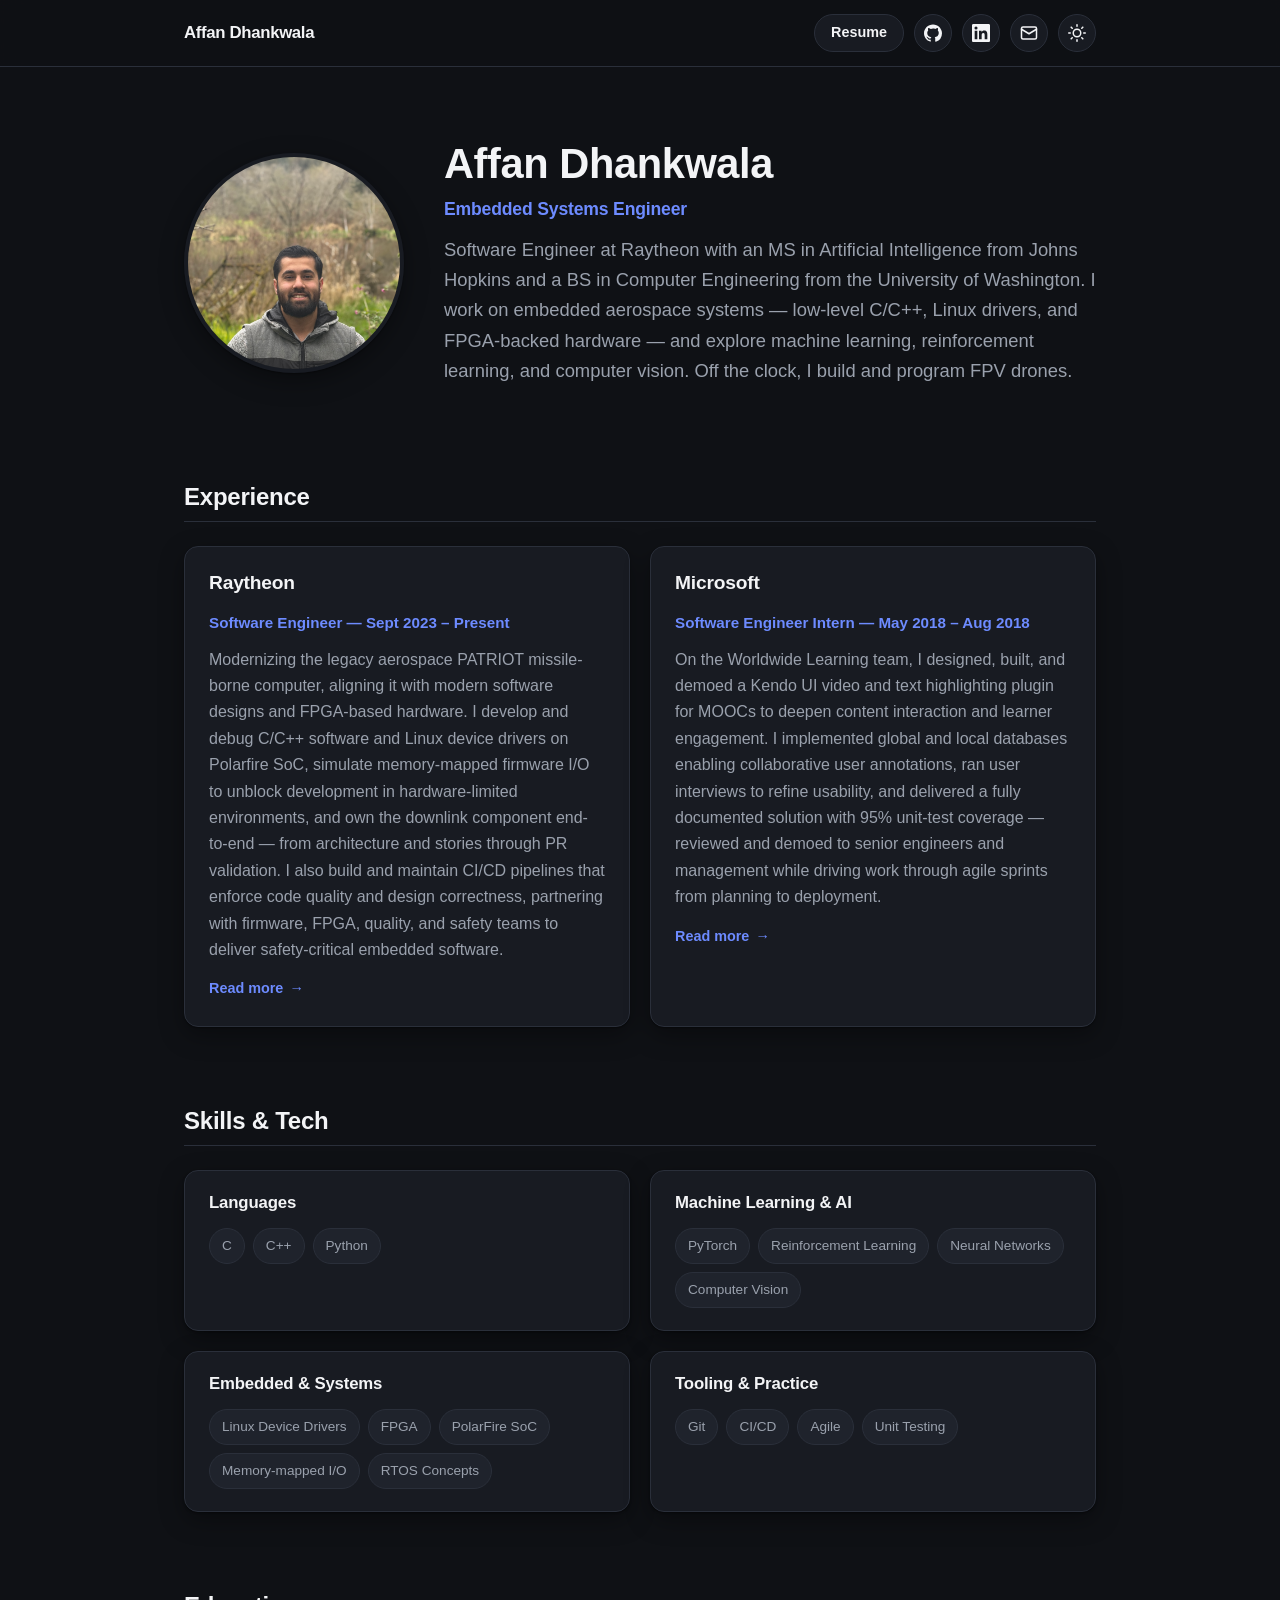
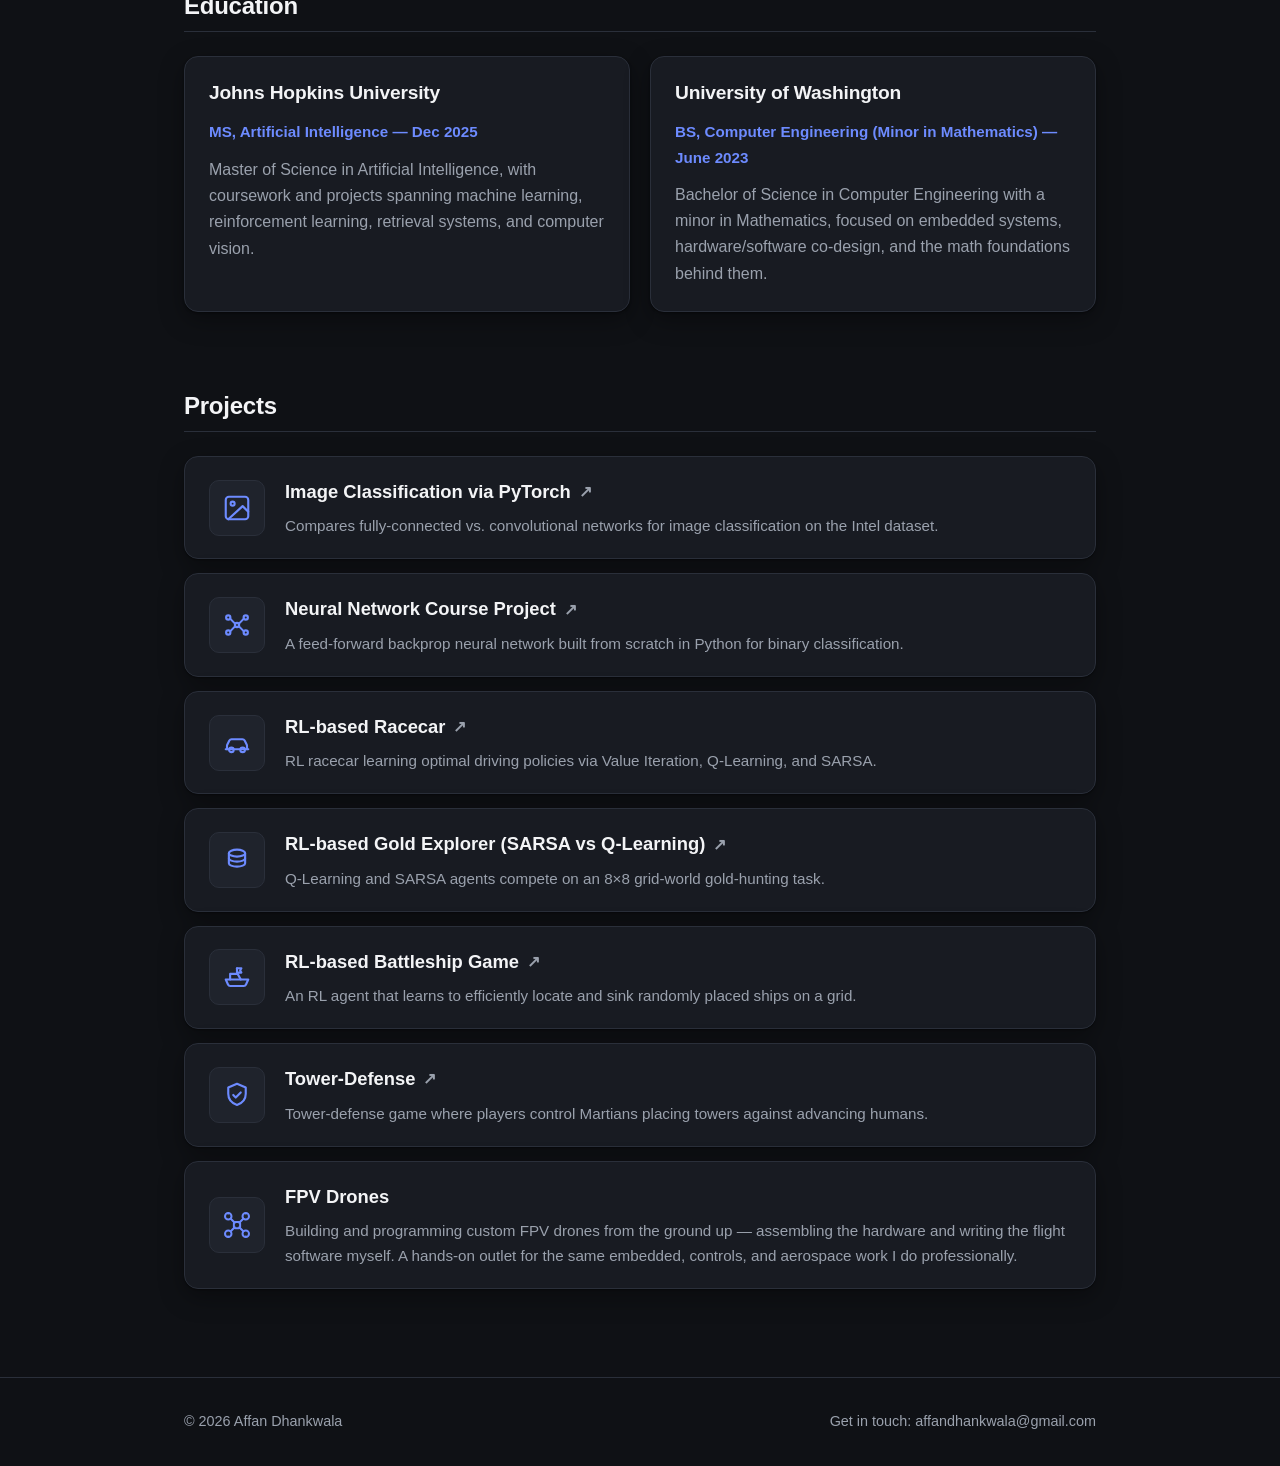
<file: index.html>
<!DOCTYPE html>
<html lang="en" data-theme="dark">
  <head>
    <meta charset="UTF-8" />
    <meta name="viewport" content="width=device-width, initial-scale=1.0" />
    <title>Affan Dhankwala</title>
    <meta
      name="description"
      content="Affan Dhankwala — software engineer at Raytheon with an MS in Artificial Intelligence from Johns Hopkins. Embedded aerospace systems, machine learning, and FPV drones."
    />
    <link rel="icon" href="photos/favicon.svg" type="image/svg+xml" />

    <!-- Open Graph / social sharing -->
    <meta property="og:type" content="website" />
    <meta property="og:title" content="Affan Dhankwala — Software Engineer" />
    <meta
      property="og:description"
      content="Software Engineer at Raytheon with an MS in Artificial Intelligence from Johns Hopkins. Embedded aerospace systems, machine learning, and FPV drones."
    />
    <meta property="og:image" content="photos/me.jpg" />
    <meta property="og:url" content="https://affandhankwala.github.io/" />
    <meta name="twitter:card" content="summary_large_image" />
    <meta name="twitter:title" content="Affan Dhankwala — Software Engineer" />
    <meta
      name="twitter:description"
      content="Software Engineer at Raytheon. Embedded aerospace systems, machine learning, and FPV drones."
    />
    <meta name="twitter:image" content="photos/me.jpg" />

    <!-- Apply saved theme before first paint to avoid a flash -->
    <script>
      (function () {
        try {
          var t = localStorage.getItem("theme");
          if (t === "dark" || t === "light")
            document.documentElement.dataset.theme = t;
        } catch (e) {}
      })();
    </script>
    <link rel="stylesheet" href="styles.css" />
  </head>
  <body>
    <header class="nav">
      <div class="nav__inner">
        <a class="nav__brand" href="index.html">Affan Dhankwala</a>
        <div class="nav__links">
          <a
            class="nav__resume"
            href="photos/Dhankwala_Affan.pdf"
            target="_blank"
            rel="noopener noreferrer"
          >
            Resume
          </a>
          <a
            class="social-link"
            href="https://github.com/affandhankwala"
            target="_blank"
            rel="noopener noreferrer"
            aria-label="GitHub profile"
            title="GitHub"
          >
            <svg viewBox="0 0 24 24" fill="currentColor" aria-hidden="true">
              <path d="M12 .5C5.37.5 0 5.78 0 12.29c0 5.21 3.44 9.63 8.21 11.19.6.11.82-.25.82-.56 0-.28-.01-1.02-.02-2-3.34.71-4.04-1.58-4.04-1.58-.55-1.37-1.33-1.74-1.33-1.74-1.09-.73.08-.72.08-.72 1.2.08 1.84 1.21 1.84 1.21 1.07 1.8 2.81 1.28 3.5.98.11-.76.42-1.28.76-1.57-2.67-.3-5.47-1.31-5.47-5.83 0-1.29.47-2.34 1.24-3.17-.12-.3-.54-1.52.12-3.17 0 0 1.01-.32 3.3 1.21a11.6 11.6 0 0 1 3-.4c1.02 0 2.05.14 3 .4 2.29-1.53 3.3-1.21 3.3-1.21.66 1.65.24 2.87.12 3.17.77.83 1.24 1.88 1.24 3.17 0 4.53-2.81 5.53-5.49 5.82.43.37.81 1.1.81 2.22 0 1.6-.01 2.9-.01 3.29 0 .31.21.68.83.56A12.01 12.01 0 0 0 24 12.29C24 5.78 18.63.5 12 .5z" />
            </svg>
          </a>
          <a
            class="social-link"
            href="https://www.linkedin.com/in/affandhankwala/"
            target="_blank"
            rel="noopener noreferrer"
            aria-label="LinkedIn profile"
            title="LinkedIn"
          >
            <svg viewBox="0 0 24 24" fill="currentColor" aria-hidden="true">
              <path d="M20.45 20.45h-3.56v-5.57c0-1.33-.02-3.04-1.85-3.04-1.85 0-2.14 1.45-2.14 2.94v5.67H9.35V9h3.41v1.56h.05c.48-.9 1.64-1.85 3.37-1.85 3.6 0 4.27 2.37 4.27 5.46v6.28zM5.34 7.43a2.07 2.07 0 1 1 0-4.14 2.07 2.07 0 0 1 0 4.14zM7.12 20.45H3.56V9h3.56v11.45zM22.22 0H1.77C.8 0 0 .78 0 1.74v20.52C0 23.22.8 24 1.77 24h20.45c.98 0 1.78-.78 1.78-1.74V1.74C24 .78 23.2 0 22.22 0z" />
            </svg>
          </a>
          <a
            class="social-link"
            href="mailto:affandhankwala@gmail.com"
            aria-label="Email Affan"
            title="Email"
          >
            <svg viewBox="0 0 24 24" fill="none" stroke="currentColor" stroke-width="2" stroke-linecap="round" stroke-linejoin="round" aria-hidden="true">
              <rect x="2" y="4" width="20" height="16" rx="2" />
              <path d="m2 7 10 6 10-6" />
            </svg>
          </a>
          <button
            class="theme-toggle"
            type="button"
            aria-pressed="true"
            aria-label="Switch to light theme"
            title="Toggle theme"
          >
            <svg class="icon-moon" viewBox="0 0 24 24" fill="none" stroke="currentColor" stroke-width="2" stroke-linecap="round" stroke-linejoin="round" aria-hidden="true">
              <path d="M21 12.79A9 9 0 1 1 11.21 3 7 7 0 0 0 21 12.79z" />
            </svg>
            <svg class="icon-sun" viewBox="0 0 24 24" fill="none" stroke="currentColor" stroke-width="2" stroke-linecap="round" stroke-linejoin="round" aria-hidden="true">
              <circle cx="12" cy="12" r="5" />
              <path d="M12 1v2M12 21v2M4.22 4.22l1.42 1.42M18.36 18.36l1.42 1.42M1 12h2M21 12h2M4.22 19.78l1.42-1.42M18.36 5.64l1.42-1.42" />
            </svg>
          </button>
        </div>
      </div>
    </header>

    <main class="container">
      <!-- Hero -->
      <section class="hero">
        <img
          class="hero__photo"
          src="photos/me.jpg"
          alt="Portrait of Affan Dhankwala"
          width="220"
          height="220"
        />
        <div>
          <h1 class="hero__name">Affan Dhankwala</h1>
          <p class="hero__role" aria-live="polite">
            <span class="hero__role-text">Embedded Systems Engineer</span>
          </p>
          <p class="hero__tagline">
            Software Engineer at Raytheon with an MS in Artificial Intelligence
            from Johns Hopkins and a BS in Computer Engineering from the
            University of Washington. I work on embedded aerospace systems —
            low-level C/C++, Linux drivers, and FPGA-backed hardware — and explore
            machine learning, reinforcement learning, and computer vision. Off the
            clock, I build and program FPV drones.
          </p>
        </div>
      </section>

      <!-- Experience -->
      <section class="section reveal" id="experience">
        <h2 class="section__title">Experience</h2>
        <div class="exp-grid">
          <a class="card exp-card exp-card--link" href="experience/raytheon.html">
            <h3 class="exp-card__company">Raytheon</h3>
            <p class="exp-card__role">Software Engineer — Sept 2023 – Present</p>
            <p class="exp-card__body">
              Modernizing the legacy aerospace PATRIOT missile-borne computer,
              aligning it with modern software designs and FPGA-based hardware. I
              develop and debug C/C++ software and Linux device drivers on Polarfire
              SoC, simulate memory-mapped firmware I/O to unblock development in
              hardware-limited environments, and own the downlink component
              end-to-end — from architecture and stories through PR validation. I
              also build and maintain CI/CD pipelines that enforce code quality and
              design correctness, partnering with firmware, FPGA, quality, and
              safety teams to deliver safety-critical embedded software.
            </p>
            <span class="exp-card__more">Read more</span>
          </a>

          <a class="card exp-card exp-card--link" href="experience/microsoft.html">
            <h3 class="exp-card__company">Microsoft</h3>
            <p class="exp-card__role">Software Engineer Intern — May 2018 – Aug 2018</p>
            <p class="exp-card__body">
              On the Worldwide Learning team, I designed, built, and demoed a Kendo
              UI video and text highlighting plugin for MOOCs to deepen content
              interaction and learner engagement. I implemented global and local
              databases enabling collaborative user annotations, ran user interviews
              to refine usability, and delivered a fully documented solution with 95%
              unit-test coverage — reviewed and demoed to senior engineers and
              management while driving work through agile sprints from planning to
              deployment.
            </p>
            <span class="exp-card__more">Read more</span>
          </a>
        </div>
      </section>

      <!-- Skills -->
      <section class="section reveal" id="skills">
        <h2 class="section__title">Skills &amp; Tech</h2>
        <div class="skills-grid">
          <div class="card skill-group">
            <h3 class="skill-group__title">Languages</h3>
            <ul class="skill-chips">
              <li class="skill-chip">C</li>
              <li class="skill-chip">C++</li>
              <li class="skill-chip">Python</li>
            </ul>
          </div>
          <div class="card skill-group">
            <h3 class="skill-group__title">Machine Learning &amp; AI</h3>
            <ul class="skill-chips">
              <li class="skill-chip">PyTorch</li>
              <li class="skill-chip">Reinforcement Learning</li>
              <li class="skill-chip">Neural Networks</li>
              <li class="skill-chip">Computer Vision</li>
            </ul>
          </div>
          <div class="card skill-group">
            <h3 class="skill-group__title">Embedded &amp; Systems</h3>
            <ul class="skill-chips">
              <li class="skill-chip">Linux Device Drivers</li>
              <li class="skill-chip">FPGA</li>
              <li class="skill-chip">PolarFire SoC</li>
              <li class="skill-chip">Memory-mapped I/O</li>
              <li class="skill-chip">RTOS Concepts</li>
            </ul>
          </div>
          <div class="card skill-group">
            <h3 class="skill-group__title">Tooling &amp; Practice</h3>
            <ul class="skill-chips">
              <li class="skill-chip">Git</li>
              <li class="skill-chip">CI/CD</li>
              <li class="skill-chip">Agile</li>
              <li class="skill-chip">Unit Testing</li>
            </ul>
          </div>
        </div>
      </section>

      <!-- Education -->
      <section class="section reveal" id="education">
        <h2 class="section__title">Education</h2>
        <div class="exp-grid">
          <article class="card exp-card">
            <h3 class="exp-card__company">Johns Hopkins University</h3>
            <p class="exp-card__role">MS, Artificial Intelligence — Dec 2025</p>
            <p class="exp-card__body">
              Master of Science in Artificial Intelligence, with coursework and
              projects spanning machine learning, reinforcement learning, retrieval
              systems, and computer vision.
            </p>
          </article>

          <article class="card exp-card">
            <h3 class="exp-card__company">University of Washington</h3>
            <p class="exp-card__role">
              BS, Computer Engineering (Minor in Mathematics) — June 2023
            </p>
            <p class="exp-card__body">
              Bachelor of Science in Computer Engineering with a minor in
              Mathematics, focused on embedded systems, hardware/software
              co-design, and the math foundations behind them.
            </p>
          </article>
        </div>
      </section>

      <!-- Projects -->
      <section class="section reveal" id="projects">
        <h2 class="section__title">Projects</h2>
        <ul class="project-list">
          <li class="project-item">
            <span class="project-item__icon" aria-hidden="true">
              <svg viewBox="0 0 24 24" fill="none" stroke="currentColor" stroke-width="1.7" stroke-linecap="round" stroke-linejoin="round">
                <rect x="3" y="3" width="18" height="18" rx="2.5" />
                <circle cx="8.5" cy="8.5" r="1.6" />
                <path d="m21 15-4.5-4.5L5 21" />
              </svg>
            </span>
            <div class="project-item__body">
              <a href="https://github.com/affandhankwala/Image-Classification-via-PyTorch" target="_blank" rel="noopener noreferrer">
                <span class="project-item__title">Image Classification via PyTorch</span>
              </a>
              <p class="project-item__desc">
                Compares fully-connected vs. convolutional networks for image classification on the Intel dataset.
              </p>
            </div>
          </li>
          <li class="project-item">
            <span class="project-item__icon" aria-hidden="true">
              <svg viewBox="0 0 24 24" fill="none" stroke="currentColor" stroke-width="1.7" stroke-linecap="round" stroke-linejoin="round">
                <circle cx="5" cy="6" r="1.7" />
                <circle cx="5" cy="18" r="1.7" />
                <circle cx="12" cy="12" r="1.7" />
                <circle cx="19" cy="6" r="1.7" />
                <circle cx="19" cy="18" r="1.7" />
                <path d="M6.5 6.9 10.6 11.1M6.5 17.1 10.6 12.9M13.4 11.1 17.5 6.9M13.4 12.9 17.5 17.1" />
              </svg>
            </span>
            <div class="project-item__body">
              <a href="https://github.com/affandhankwala/NeuralNetworkCourseProject" target="_blank" rel="noopener noreferrer">
                <span class="project-item__title">Neural Network Course Project</span>
              </a>
              <p class="project-item__desc">
                A feed-forward backprop neural network built from scratch in Python for binary classification.
              </p>
            </div>
          </li>
          <li class="project-item">
            <span class="project-item__icon" aria-hidden="true">
              <svg viewBox="0 0 24 24" fill="none" stroke="currentColor" stroke-width="1.7" stroke-linecap="round" stroke-linejoin="round">
                <path d="M4 17v-2.7a2 2 0 0 1 .2-.9l1.7-3.4A2 2 0 0 1 7.7 9h8.6a2 2 0 0 1 1.8 1l1.7 3.4a2 2 0 0 1 .2.9V17" />
                <path d="M3 17h18" />
                <circle cx="7.5" cy="17.5" r="1.8" />
                <circle cx="16.5" cy="17.5" r="1.8" />
              </svg>
            </span>
            <div class="project-item__body">
              <a href="https://github.com/affandhankwala/RL-based-Racecar" target="_blank" rel="noopener noreferrer">
                <span class="project-item__title">RL-based Racecar</span>
              </a>
              <p class="project-item__desc">
                RL racecar learning optimal driving policies via Value Iteration, Q-Learning, and SARSA.
              </p>
            </div>
          </li>
          <li class="project-item">
            <span class="project-item__icon" aria-hidden="true">
              <svg viewBox="0 0 24 24" fill="none" stroke="currentColor" stroke-width="1.7" stroke-linecap="round" stroke-linejoin="round">
                <ellipse cx="12" cy="6.5" rx="6.5" ry="2.8" />
                <path d="M5.5 6.5v4c0 1.55 2.9 2.8 6.5 2.8s6.5-1.25 6.5-2.8v-4" />
                <path d="M5.5 10.5v4c0 1.55 2.9 2.8 6.5 2.8s6.5-1.25 6.5-2.8v-4" />
              </svg>
            </span>
            <div class="project-item__body">
              <a href="https://github.com/affandhankwala/RL-based-Gold-Explorer-SARSA-vs-Q-Learning" target="_blank" rel="noopener noreferrer">
                <span class="project-item__title">RL-based Gold Explorer (SARSA vs Q-Learning)</span>
              </a>
              <p class="project-item__desc">
                Q-Learning and SARSA agents compete on an 8×8 grid-world gold-hunting task.
              </p>
            </div>
          </li>
          <li class="project-item">
            <span class="project-item__icon" aria-hidden="true">
              <svg viewBox="0 0 24 24" fill="none" stroke="currentColor" stroke-width="1.7" stroke-linecap="round" stroke-linejoin="round">
                <path d="M3 14h18l-1.8 4a2 2 0 0 1-1.8 1.2H6.6A2 2 0 0 1 4.8 18z" />
                <path d="M6.5 14V9.5h6L15 14" />
                <path d="M12 9.5V5" />
                <path d="M12 5h3.5l-1 1.8 1 1.7H12" />
              </svg>
            </span>
            <div class="project-item__body">
              <a href="https://github.com/affandhankwala/RL-based-Battleship-Game" target="_blank" rel="noopener noreferrer">
                <span class="project-item__title">RL-based Battleship Game</span>
              </a>
              <p class="project-item__desc">
                An RL agent that learns to efficiently locate and sink randomly placed ships on a grid.
              </p>
            </div>
          </li>
          <li class="project-item">
            <span class="project-item__icon" aria-hidden="true">
              <svg viewBox="0 0 24 24" fill="none" stroke="currentColor" stroke-width="1.7" stroke-linecap="round" stroke-linejoin="round">
                <path d="M12 3 19 6v5c0 4.5-3 7.6-7 9-4-1.4-7-4.5-7-9V6z" />
                <path d="m9 12 2 2 4-4" />
              </svg>
            </span>
            <div class="project-item__body">
              <a href="https://github.com/affandhankwala/Tower-Defense" target="_blank" rel="noopener noreferrer">
                <span class="project-item__title">Tower-Defense</span>
              </a>
              <p class="project-item__desc">
                Tower-defense game where players control Martians placing towers against advancing humans.
              </p>
            </div>
          </li>
          <li class="project-item project-item--feature">
            <span class="project-item__icon" aria-hidden="true">
              <svg viewBox="0 0 24 24" fill="none" stroke="currentColor" stroke-width="1.6" stroke-linecap="round" stroke-linejoin="round">
                <circle cx="5" cy="5" r="2.6" />
                <circle cx="19" cy="5" r="2.6" />
                <circle cx="5" cy="19" r="2.6" />
                <circle cx="19" cy="19" r="2.6" />
                <path d="M7 7 L10.2 10.2 M17 7 L13.8 10.2 M7 17 L10.2 13.8 M17 17 L13.8 13.8" />
                <rect x="9.5" y="9.5" width="5" height="5" rx="1.2" />
                <path d="M5 2.6v.2M19 2.6v.2M5 21.4v-.2M19 21.4v-.2" />
              </svg>
            </span>
            <div class="project-item__body">
              <span class="project-item__title">FPV Drones</span>
              <p class="project-item__desc">
                Building and programming custom FPV drones from the ground up — assembling the
                hardware and writing the flight software myself. A hands-on outlet for the same
                embedded, controls, and aerospace work I do professionally.
              </p>
            </div>
          </li>
        </ul>
      </section>
    </main>

    <footer class="footer">
      <div class="container footer__inner">
        <span>© <span id="year"></span> Affan Dhankwala</span>
        <span class="footer__contact">
          Get in touch:
          <a href="mailto:affandhankwala@gmail.com">affandhankwala@gmail.com</a>
        </span>
      </div>
    </footer>

    <script>
      document.getElementById("year").textContent = new Date().getFullYear();
    </script>
    <script src="theme.js"></script>
    <script src="animations.js"></script>
  </body>
</html>
</file>
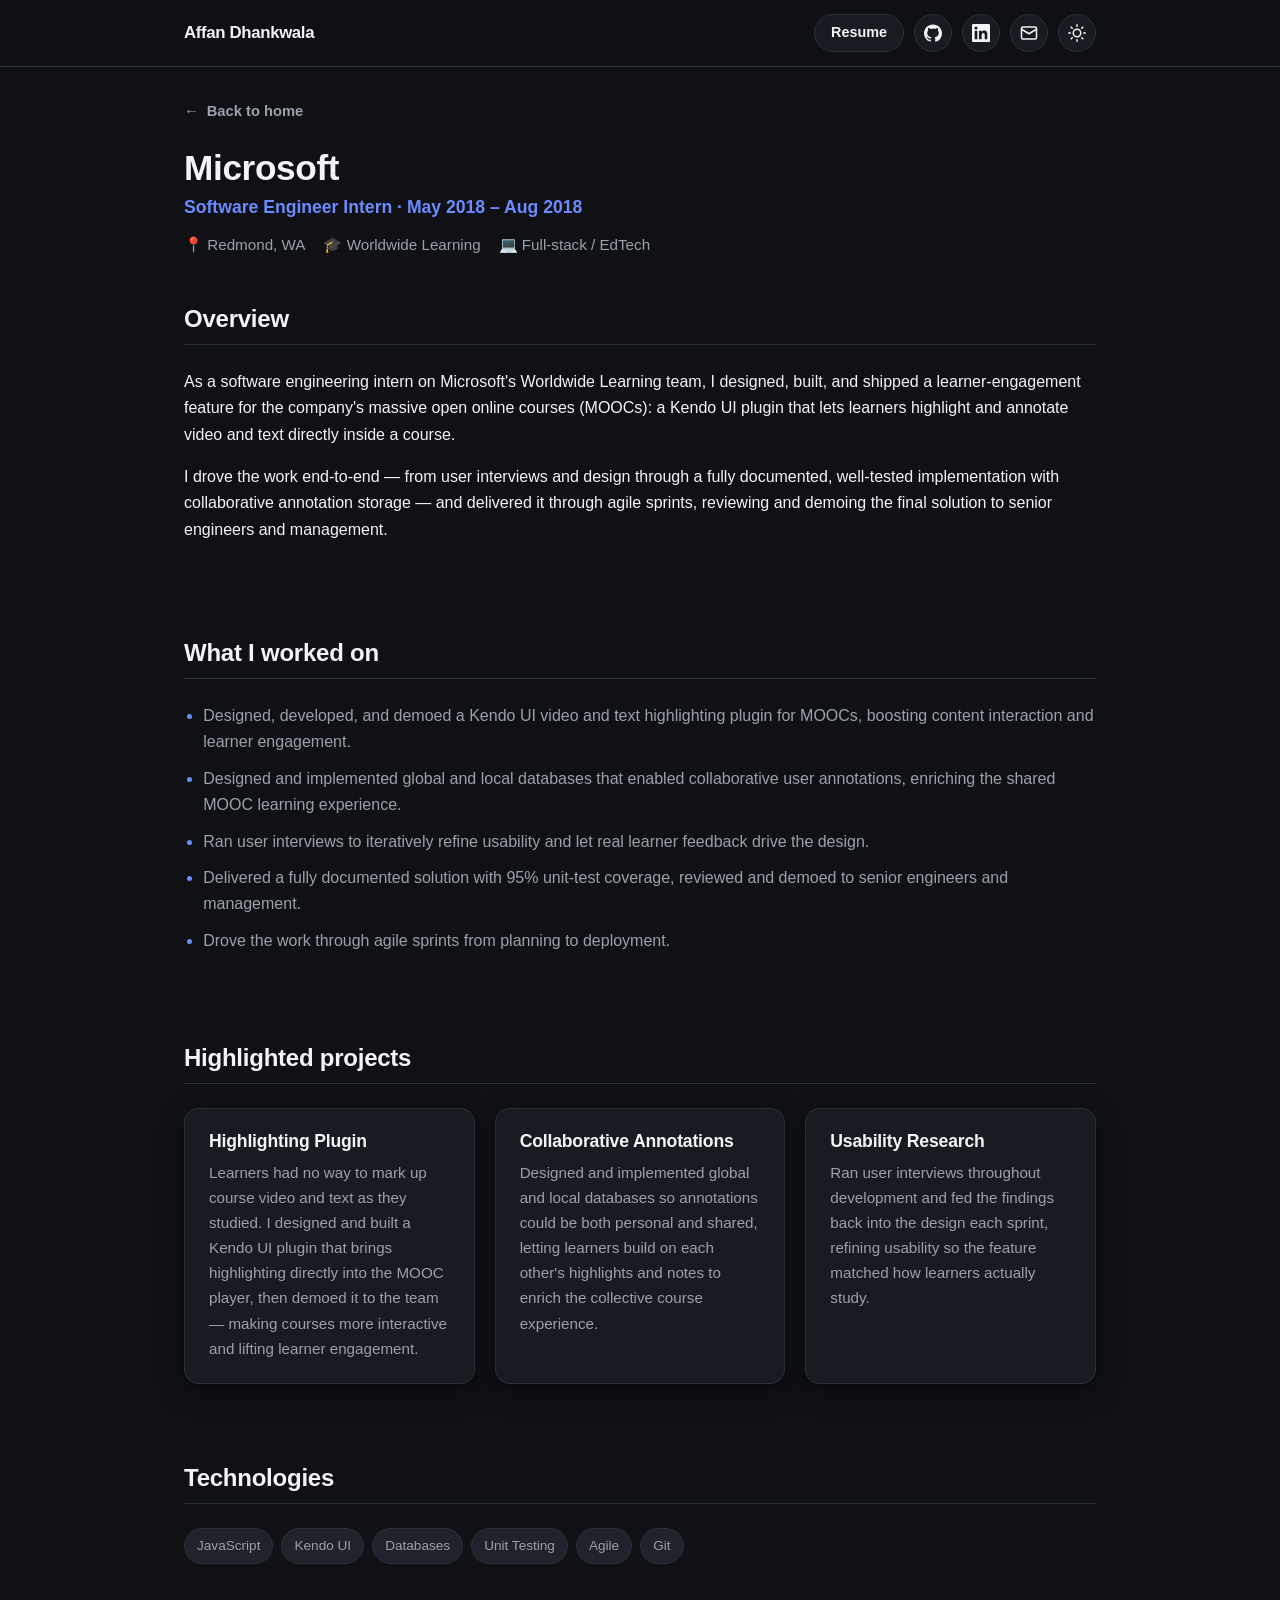
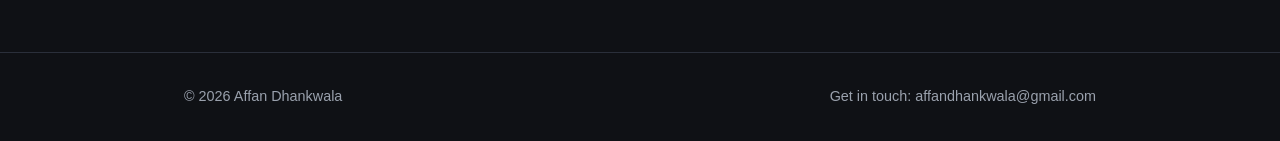
<file: experience/microsoft.html>
<!DOCTYPE html>
<html lang="en" data-theme="dark">
  <head>
    <meta charset="UTF-8" />
    <meta name="viewport" content="width=device-width, initial-scale=1.0" />
    <title>Microsoft — Affan Dhankwala</title>
    <meta
      name="description"
      content="Affan Dhankwala's internship at Microsoft on the Worldwide Learning team — building learner-engagement tooling for MOOCs."
    />
    <link rel="icon" href="../photos/favicon.svg" type="image/svg+xml" />
    <!-- Apply saved theme before first paint to avoid a flash -->
    <script>
      (function () {
        try {
          var t = localStorage.getItem("theme");
          if (t === "dark" || t === "light")
            document.documentElement.dataset.theme = t;
        } catch (e) {}
      })();
    </script>
    <link rel="stylesheet" href="../styles.css" />
  </head>
  <body>
    <header class="nav">
      <div class="nav__inner">
        <a class="nav__brand" href="../index.html">Affan Dhankwala</a>
        <div class="nav__links">
          <a
            class="nav__resume"
            href="../photos/Dhankwala_Affan.pdf"
            target="_blank"
            rel="noopener noreferrer"
          >
            Resume
          </a>
          <a
            class="social-link"
            href="https://github.com/affandhankwala"
            target="_blank"
            rel="noopener noreferrer"
            aria-label="GitHub profile"
            title="GitHub"
          >
            <svg viewBox="0 0 24 24" fill="currentColor" aria-hidden="true">
              <path d="M12 .5C5.37.5 0 5.78 0 12.29c0 5.21 3.44 9.63 8.21 11.19.6.11.82-.25.82-.56 0-.28-.01-1.02-.02-2-3.34.71-4.04-1.58-4.04-1.58-.55-1.37-1.33-1.74-1.33-1.74-1.09-.73.08-.72.08-.72 1.2.08 1.84 1.21 1.84 1.21 1.07 1.8 2.81 1.28 3.5.98.11-.76.42-1.28.76-1.57-2.67-.3-5.47-1.31-5.47-5.83 0-1.29.47-2.34 1.24-3.17-.12-.3-.54-1.52.12-3.17 0 0 1.01-.32 3.3 1.21a11.6 11.6 0 0 1 3-.4c1.02 0 2.05.14 3 .4 2.29-1.53 3.3-1.21 3.3-1.21.66 1.65.24 2.87.12 3.17.77.83 1.24 1.88 1.24 3.17 0 4.53-2.81 5.53-5.49 5.82.43.37.81 1.1.81 2.22 0 1.6-.01 2.9-.01 3.29 0 .31.21.68.83.56A12.01 12.01 0 0 0 24 12.29C24 5.78 18.63.5 12 .5z" />
            </svg>
          </a>
          <a
            class="social-link"
            href="https://www.linkedin.com/in/affandhankwala/"
            target="_blank"
            rel="noopener noreferrer"
            aria-label="LinkedIn profile"
            title="LinkedIn"
          >
            <svg viewBox="0 0 24 24" fill="currentColor" aria-hidden="true">
              <path d="M20.45 20.45h-3.56v-5.57c0-1.33-.02-3.04-1.85-3.04-1.85 0-2.14 1.45-2.14 2.94v5.67H9.35V9h3.41v1.56h.05c.48-.9 1.64-1.85 3.37-1.85 3.6 0 4.27 2.37 4.27 5.46v6.28zM5.34 7.43a2.07 2.07 0 1 1 0-4.14 2.07 2.07 0 0 1 0 4.14zM7.12 20.45H3.56V9h3.56v11.45zM22.22 0H1.77C.8 0 0 .78 0 1.74v20.52C0 23.22.8 24 1.77 24h20.45c.98 0 1.78-.78 1.78-1.74V1.74C24 .78 23.2 0 22.22 0z" />
            </svg>
          </a>
          <a
            class="social-link"
            href="mailto:affandhankwala@gmail.com"
            aria-label="Email Affan"
            title="Email"
          >
            <svg viewBox="0 0 24 24" fill="none" stroke="currentColor" stroke-width="2" stroke-linecap="round" stroke-linejoin="round" aria-hidden="true">
              <rect x="2" y="4" width="20" height="16" rx="2" />
              <path d="m2 7 10 6 10-6" />
            </svg>
          </a>
          <button
            class="theme-toggle"
            type="button"
            aria-pressed="true"
            aria-label="Switch to light theme"
            title="Toggle theme"
          >
            <svg class="icon-moon" viewBox="0 0 24 24" fill="none" stroke="currentColor" stroke-width="2" stroke-linecap="round" stroke-linejoin="round" aria-hidden="true">
              <path d="M21 12.79A9 9 0 1 1 11.21 3 7 7 0 0 0 21 12.79z" />
            </svg>
            <svg class="icon-sun" viewBox="0 0 24 24" fill="none" stroke="currentColor" stroke-width="2" stroke-linecap="round" stroke-linejoin="round" aria-hidden="true">
              <circle cx="12" cy="12" r="5" />
              <path d="M12 1v2M12 21v2M4.22 4.22l1.42 1.42M18.36 18.36l1.42 1.42M1 12h2M21 12h2M4.22 19.78l1.42-1.42M18.36 5.64l1.42-1.42" />
            </svg>
          </button>
        </div>
      </div>
    </header>

    <main class="container">
      <a class="back-link" href="../index.html#experience">Back to home</a>

      <header class="page-header">
        <h1 class="page-header__company">Microsoft</h1>
        <p class="page-header__role">Software Engineer Intern · May 2018 – Aug 2018</p>
        <p class="page-header__meta">
          <span>📍 Redmond, WA</span>
          <span>🎓 Worldwide Learning</span>
          <span>💻 Full-stack / EdTech</span>
        </p>
      </header>

      <section class="section reveal">
        <h2 class="section__title">Overview</h2>
        <p>
          As a software engineering intern on Microsoft's Worldwide Learning team, I
          designed, built, and shipped a learner-engagement feature for the company's
          massive open online courses (MOOCs): a Kendo UI plugin that lets learners
          highlight and annotate video and text directly inside a course.
        </p>
        <p>
          I drove the work end-to-end — from user interviews and design through a
          fully documented, well-tested implementation with collaborative annotation
          storage — and delivered it through agile sprints, reviewing and demoing the
          final solution to senior engineers and management.
        </p>
      </section>

      <section class="section reveal">
        <h2 class="section__title">What I worked on</h2>
        <ul class="detail-list">
          <li>
            Designed, developed, and demoed a Kendo UI video and text highlighting
            plugin for MOOCs, boosting content interaction and learner engagement.
          </li>
          <li>
            Designed and implemented global and local databases that enabled
            collaborative user annotations, enriching the shared MOOC learning
            experience.
          </li>
          <li>
            Ran user interviews to iteratively refine usability and let real learner
            feedback drive the design.
          </li>
          <li>
            Delivered a fully documented solution with 95% unit-test coverage,
            reviewed and demoed to senior engineers and management.
          </li>
          <li>
            Drove the work through agile sprints from planning to deployment.
          </li>
        </ul>
      </section>

      <section class="section reveal">
        <h2 class="section__title">Highlighted projects</h2>
        <div class="detail-projects">
          <article class="card detail-project">
            <h3 class="detail-project__title">Highlighting Plugin</h3>
            <p class="detail-project__desc">
              Learners had no way to mark up course video and text as they studied. I
              designed and built a Kendo UI plugin that brings highlighting directly
              into the MOOC player, then demoed it to the team — making courses more
              interactive and lifting learner engagement.
            </p>
          </article>
          <article class="card detail-project">
            <h3 class="detail-project__title">Collaborative Annotations</h3>
            <p class="detail-project__desc">
              Designed and implemented global and local databases so annotations
              could be both personal and shared, letting learners build on each
              other's highlights and notes to enrich the collective course experience.
            </p>
          </article>
          <article class="card detail-project">
            <h3 class="detail-project__title">Usability Research</h3>
            <p class="detail-project__desc">
              Ran user interviews throughout development and fed the findings back
              into the design each sprint, refining usability so the feature matched
              how learners actually study.
            </p>
          </article>
        </div>
      </section>

      <section class="section reveal">
        <h2 class="section__title">Technologies</h2>
        <ul class="skill-chips">
          <li class="skill-chip">JavaScript</li>
          <li class="skill-chip">Kendo UI</li>
          <li class="skill-chip">Databases</li>
          <li class="skill-chip">Unit Testing</li>
          <li class="skill-chip">Agile</li>
          <li class="skill-chip">Git</li>
        </ul>
      </section>
    </main>

    <footer class="footer">
      <div class="container footer__inner">
        <span>© <span id="year"></span> Affan Dhankwala</span>
        <span class="footer__contact">
          Get in touch:
          <a href="mailto:affandhankwala@gmail.com">affandhankwala@gmail.com</a>
        </span>
      </div>
    </footer>

    <script>
      document.getElementById("year").textContent = new Date().getFullYear();
    </script>
    <script src="../theme.js"></script>
    <script src="../animations.js"></script>
  </body>
</html>
</file>
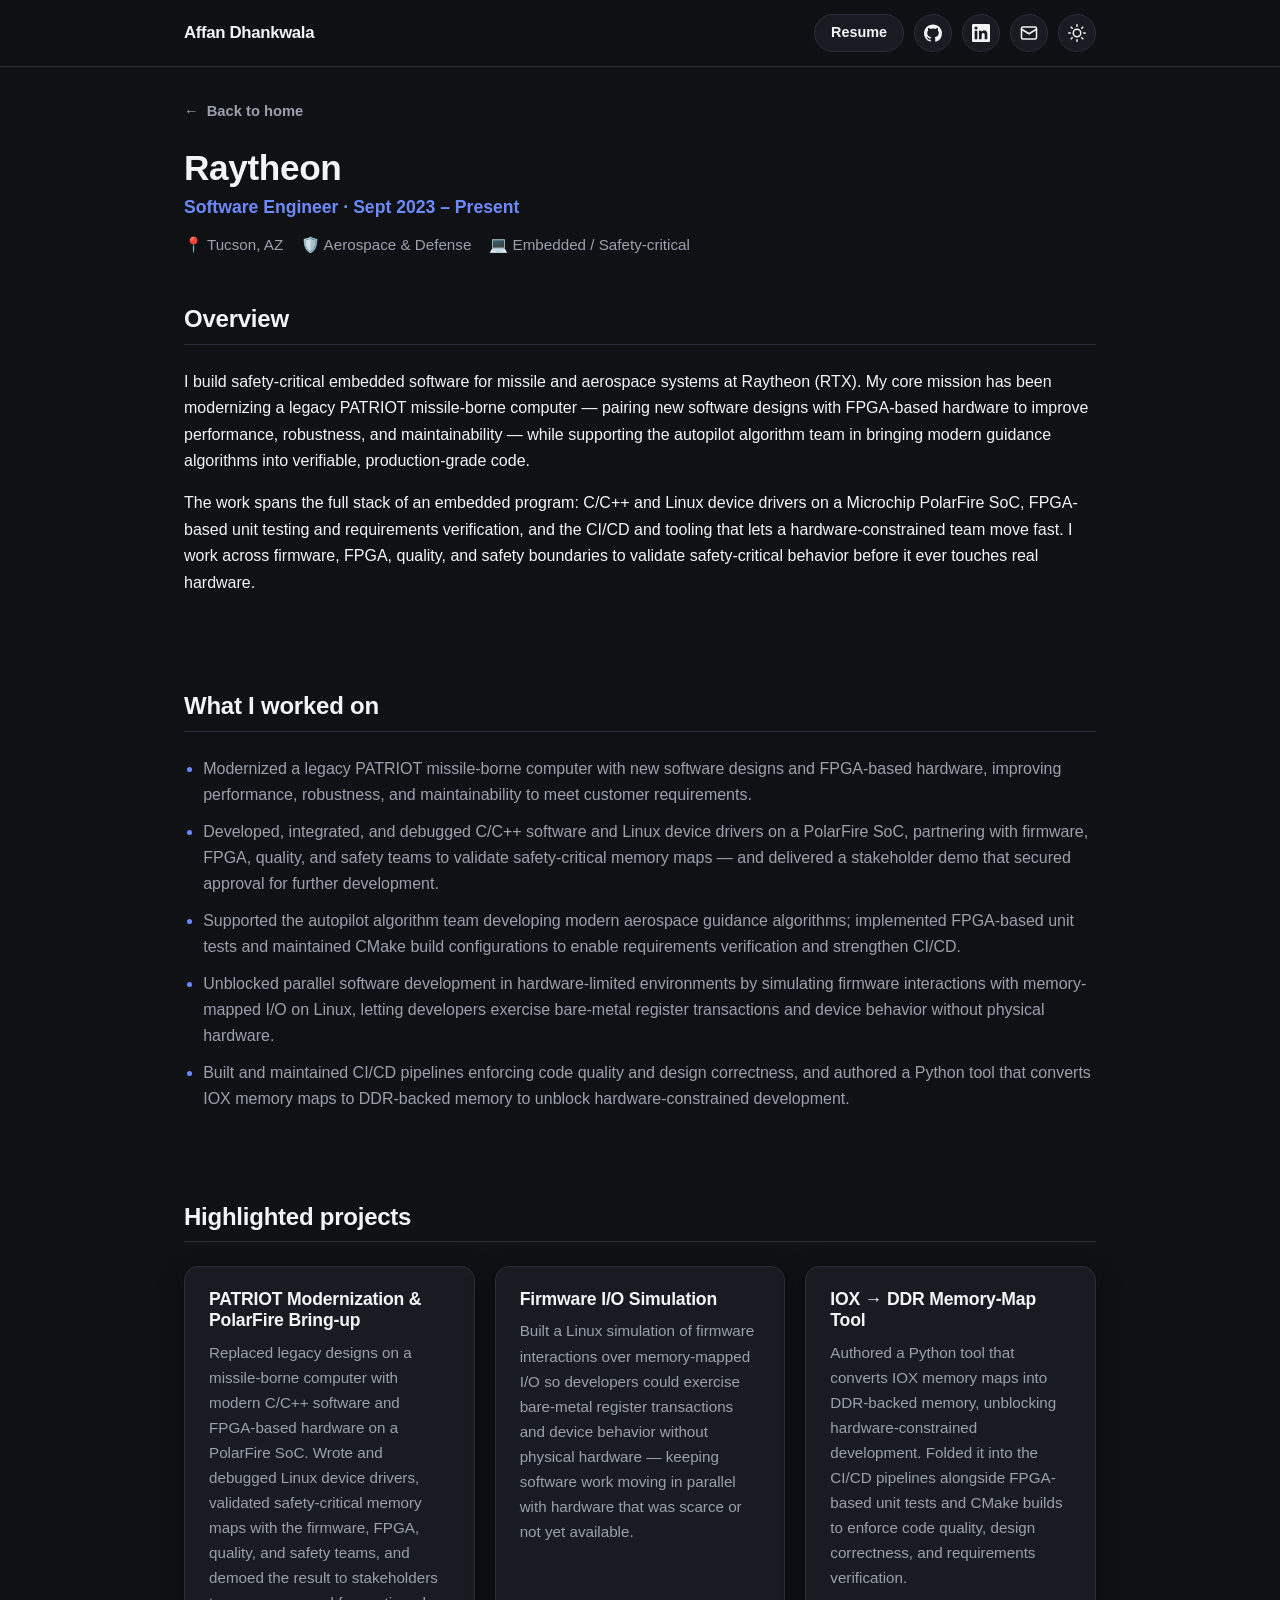
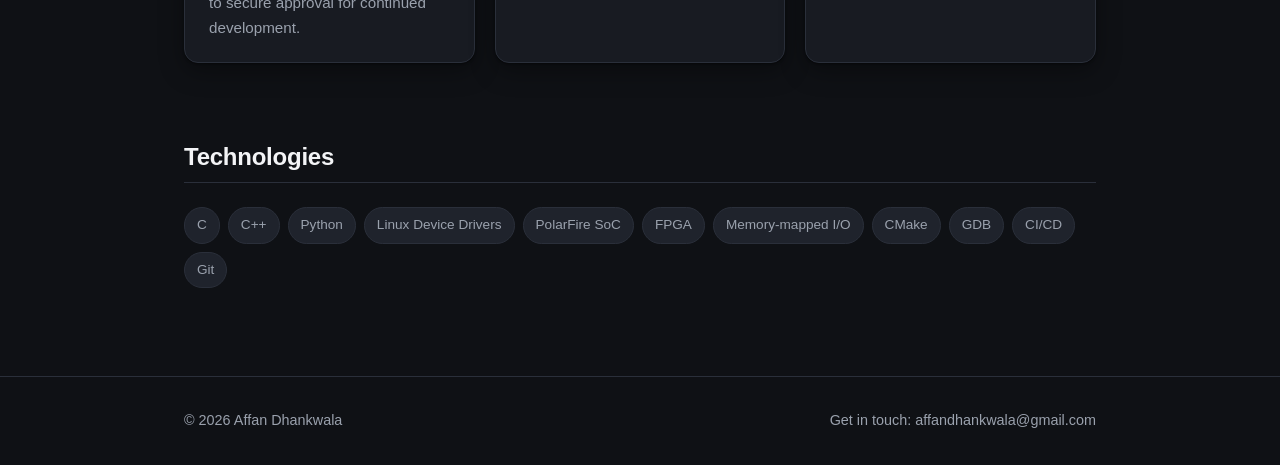
<file: experience/raytheon.html>
<!DOCTYPE html>
<html lang="en" data-theme="dark">
  <head>
    <meta charset="UTF-8" />
    <meta name="viewport" content="width=device-width, initial-scale=1.0" />
    <title>Raytheon — Affan Dhankwala</title>
    <meta
      name="description"
      content="Affan Dhankwala's work at Raytheon (RTX) — modernizing the PATRIOT missile-borne computer with new software and FPGA designs, building C/C++ Linux device drivers on PolarFire SoC, and strengthening verification and CI/CD for safety-critical aerospace systems."
    />
    <link rel="icon" href="../photos/favicon.svg" type="image/svg+xml" />
    <!-- Apply saved theme before first paint to avoid a flash -->
    <script>
      (function () {
        try {
          var t = localStorage.getItem("theme");
          if (t === "dark" || t === "light")
            document.documentElement.dataset.theme = t;
        } catch (e) {}
      })();
    </script>
    <link rel="stylesheet" href="../styles.css" />
  </head>
  <body>
    <header class="nav">
      <div class="nav__inner">
        <a class="nav__brand" href="../index.html">Affan Dhankwala</a>
        <div class="nav__links">
          <a
            class="nav__resume"
            href="../photos/Dhankwala_Affan.pdf"
            target="_blank"
            rel="noopener noreferrer"
          >
            Resume
          </a>
          <a
            class="social-link"
            href="https://github.com/affandhankwala"
            target="_blank"
            rel="noopener noreferrer"
            aria-label="GitHub profile"
            title="GitHub"
          >
            <svg viewBox="0 0 24 24" fill="currentColor" aria-hidden="true">
              <path d="M12 .5C5.37.5 0 5.78 0 12.29c0 5.21 3.44 9.63 8.21 11.19.6.11.82-.25.82-.56 0-.28-.01-1.02-.02-2-3.34.71-4.04-1.58-4.04-1.58-.55-1.37-1.33-1.74-1.33-1.74-1.09-.73.08-.72.08-.72 1.2.08 1.84 1.21 1.84 1.21 1.07 1.8 2.81 1.28 3.5.98.11-.76.42-1.28.76-1.57-2.67-.3-5.47-1.31-5.47-5.83 0-1.29.47-2.34 1.24-3.17-.12-.3-.54-1.52.12-3.17 0 0 1.01-.32 3.3 1.21a11.6 11.6 0 0 1 3-.4c1.02 0 2.05.14 3 .4 2.29-1.53 3.3-1.21 3.3-1.21.66 1.65.24 2.87.12 3.17.77.83 1.24 1.88 1.24 3.17 0 4.53-2.81 5.53-5.49 5.82.43.37.81 1.1.81 2.22 0 1.6-.01 2.9-.01 3.29 0 .31.21.68.83.56A12.01 12.01 0 0 0 24 12.29C24 5.78 18.63.5 12 .5z" />
            </svg>
          </a>
          <a
            class="social-link"
            href="https://www.linkedin.com/in/affandhankwala/"
            target="_blank"
            rel="noopener noreferrer"
            aria-label="LinkedIn profile"
            title="LinkedIn"
          >
            <svg viewBox="0 0 24 24" fill="currentColor" aria-hidden="true">
              <path d="M20.45 20.45h-3.56v-5.57c0-1.33-.02-3.04-1.85-3.04-1.85 0-2.14 1.45-2.14 2.94v5.67H9.35V9h3.41v1.56h.05c.48-.9 1.64-1.85 3.37-1.85 3.6 0 4.27 2.37 4.27 5.46v6.28zM5.34 7.43a2.07 2.07 0 1 1 0-4.14 2.07 2.07 0 0 1 0 4.14zM7.12 20.45H3.56V9h3.56v11.45zM22.22 0H1.77C.8 0 0 .78 0 1.74v20.52C0 23.22.8 24 1.77 24h20.45c.98 0 1.78-.78 1.78-1.74V1.74C24 .78 23.2 0 22.22 0z" />
            </svg>
          </a>
          <a
            class="social-link"
            href="mailto:affandhankwala@gmail.com"
            aria-label="Email Affan"
            title="Email"
          >
            <svg viewBox="0 0 24 24" fill="none" stroke="currentColor" stroke-width="2" stroke-linecap="round" stroke-linejoin="round" aria-hidden="true">
              <rect x="2" y="4" width="20" height="16" rx="2" />
              <path d="m2 7 10 6 10-6" />
            </svg>
          </a>
          <button
            class="theme-toggle"
            type="button"
            aria-pressed="true"
            aria-label="Switch to light theme"
            title="Toggle theme"
          >
            <svg class="icon-moon" viewBox="0 0 24 24" fill="none" stroke="currentColor" stroke-width="2" stroke-linecap="round" stroke-linejoin="round" aria-hidden="true">
              <path d="M21 12.79A9 9 0 1 1 11.21 3 7 7 0 0 0 21 12.79z" />
            </svg>
            <svg class="icon-sun" viewBox="0 0 24 24" fill="none" stroke="currentColor" stroke-width="2" stroke-linecap="round" stroke-linejoin="round" aria-hidden="true">
              <circle cx="12" cy="12" r="5" />
              <path d="M12 1v2M12 21v2M4.22 4.22l1.42 1.42M18.36 18.36l1.42 1.42M1 12h2M21 12h2M4.22 19.78l1.42-1.42M18.36 5.64l1.42-1.42" />
            </svg>
          </button>
        </div>
      </div>
    </header>

    <main class="container">
      <a class="back-link" href="../index.html#experience">Back to home</a>

      <header class="page-header">
        <h1 class="page-header__company">Raytheon</h1>
        <p class="page-header__role">Software Engineer · Sept 2023 – Present</p>
        <p class="page-header__meta">
          <span>📍 Tucson, AZ</span>
          <span>🛡️ Aerospace &amp; Defense</span>
          <span>💻 Embedded / Safety-critical</span>
        </p>
      </header>

      <section class="section reveal">
        <h2 class="section__title">Overview</h2>
        <p>
          I build safety-critical embedded software for missile and aerospace
          systems at Raytheon (RTX). My core mission has been modernizing a legacy
          PATRIOT missile-borne computer — pairing new software designs with
          FPGA-based hardware to improve performance, robustness, and
          maintainability — while supporting the autopilot algorithm team in
          bringing modern guidance algorithms into verifiable, production-grade code.
        </p>
        <p>
          The work spans the full stack of an embedded program: C/C++ and Linux
          device drivers on a Microchip PolarFire SoC, FPGA-based unit testing and
          requirements verification, and the CI/CD and tooling that lets a
          hardware-constrained team move fast. I work across firmware, FPGA, quality,
          and safety boundaries to validate safety-critical behavior before it ever
          touches real hardware.
        </p>
      </section>

      <section class="section reveal">
        <h2 class="section__title">What I worked on</h2>
        <ul class="detail-list">
          <li>
            Modernized a legacy PATRIOT missile-borne computer with new software
            designs and FPGA-based hardware, improving performance, robustness, and
            maintainability to meet customer requirements.
          </li>
          <li>
            Developed, integrated, and debugged C/C++ software and Linux device
            drivers on a PolarFire SoC, partnering with firmware, FPGA, quality, and
            safety teams to validate safety-critical memory maps — and delivered a
            stakeholder demo that secured approval for further development.
          </li>
          <li>
            Supported the autopilot algorithm team developing modern aerospace
            guidance algorithms; implemented FPGA-based unit tests and maintained
            CMake build configurations to enable requirements verification and
            strengthen CI/CD.
          </li>
          <li>
            Unblocked parallel software development in hardware-limited environments
            by simulating firmware interactions with memory-mapped I/O on Linux,
            letting developers exercise bare-metal register transactions and device
            behavior without physical hardware.
          </li>
          <li>
            Built and maintained CI/CD pipelines enforcing code quality and design
            correctness, and authored a Python tool that converts IOX memory maps to
            DDR-backed memory to unblock hardware-constrained development.
          </li>
        </ul>
      </section>

      <section class="section reveal">
        <h2 class="section__title">Highlighted projects</h2>
        <div class="detail-projects">
          <article class="card detail-project">
            <h3 class="detail-project__title">PATRIOT Modernization &amp; PolarFire Bring-up</h3>
            <p class="detail-project__desc">
              Replaced legacy designs on a missile-borne computer with modern C/C++
              software and FPGA-based hardware on a PolarFire SoC. Wrote and debugged
              Linux device drivers, validated safety-critical memory maps with the
              firmware, FPGA, quality, and safety teams, and demoed the result to
              stakeholders to secure approval for continued development.
            </p>
          </article>
          <article class="card detail-project">
            <h3 class="detail-project__title">Firmware I/O Simulation</h3>
            <p class="detail-project__desc">
              Built a Linux simulation of firmware interactions over memory-mapped
              I/O so developers could exercise bare-metal register transactions and
              device behavior without physical hardware — keeping software work
              moving in parallel with hardware that was scarce or not yet available.
            </p>
          </article>
          <article class="card detail-project">
            <h3 class="detail-project__title">IOX → DDR Memory-Map Tool</h3>
            <p class="detail-project__desc">
              Authored a Python tool that converts IOX memory maps into DDR-backed
              memory, unblocking hardware-constrained development. Folded it into the
              CI/CD pipelines alongside FPGA-based unit tests and CMake builds to
              enforce code quality, design correctness, and requirements verification.
            </p>
          </article>
        </div>
      </section>

      <section class="section reveal">
        <h2 class="section__title">Technologies</h2>
        <ul class="skill-chips">
          <li class="skill-chip">C</li>
          <li class="skill-chip">C++</li>
          <li class="skill-chip">Python</li>
          <li class="skill-chip">Linux Device Drivers</li>
          <li class="skill-chip">PolarFire SoC</li>
          <li class="skill-chip">FPGA</li>
          <li class="skill-chip">Memory-mapped I/O</li>
          <li class="skill-chip">CMake</li>
          <li class="skill-chip">GDB</li>
          <li class="skill-chip">CI/CD</li>
          <li class="skill-chip">Git</li>
        </ul>
      </section>
    </main>

    <footer class="footer">
      <div class="container footer__inner">
        <span>© <span id="year"></span> Affan Dhankwala</span>
        <span class="footer__contact">
          Get in touch:
          <a href="mailto:affandhankwala@gmail.com">affandhankwala@gmail.com</a>
        </span>
      </div>
    </footer>

    <script>
      document.getElementById("year").textContent = new Date().getFullYear();
    </script>
    <script src="../theme.js"></script>
    <script src="../animations.js"></script>
  </body>
</html>
</file>
<file: styles.css>
/* ============================================================
   Affan Dhankwala — Personal Site
   Styles for index.html (single-page)
   Theming via [data-theme] on <html>; all colors are variables.
   ============================================================ */

/* ---- Theme variables ---------------------------------------------------- */
:root {
  /* Type & spacing (theme-agnostic) */
  --font-sans: -apple-system, BlinkMacSystemFont, "Segoe UI", Roboto, Helvetica,
    Arial, sans-serif;
  --max-width: 960px;
  --radius: 14px;
  --radius-sm: 10px;
  --shadow: 0 1px 2px rgba(0, 0, 0, 0.04), 0 8px 24px rgba(0, 0, 0, 0.06);
  --shadow-hover: 0 2px 4px rgba(0, 0, 0, 0.06), 0 14px 40px rgba(0, 0, 0, 0.12);
  --transition: 180ms cubic-bezier(0.4, 0, 0.2, 1);
}

/* Light (default) */
:root,
[data-theme="light"] {
  --bg: #fafafa;
  --bg-elevated: #ffffff;
  --bg-subtle: #f1f1f3;
  --text: #16181d;
  --text-muted: #5b6069;
  --border: #e6e6ea;
  --accent: #3b5bdb;
  --accent-contrast: #ffffff;
  --nav-bg: rgba(250, 250, 250, 0.8);
}

/* Dark */
[data-theme="dark"] {
  --bg: #0f1115;
  --bg-elevated: #181b22;
  --bg-subtle: #1f232c;
  --text: #f3f4f6;
  --text-muted: #9aa1ad;
  --border: #2a2f3a;
  --accent: #6d8bff;
  --accent-contrast: #0f1115;
  --nav-bg: rgba(15, 17, 21, 0.8);
  --shadow: 0 1px 2px rgba(0, 0, 0, 0.4), 0 8px 24px rgba(0, 0, 0, 0.35);
  --shadow-hover: 0 2px 4px rgba(0, 0, 0, 0.5), 0 14px 40px rgba(0, 0, 0, 0.5);
}

/* ---- Base --------------------------------------------------------------- */
* {
  box-sizing: border-box;
}

html {
  scroll-behavior: smooth;
}

body {
  margin: 0;
  font-family: var(--font-sans);
  background: var(--bg);
  color: var(--text);
  line-height: 1.65;
  -webkit-font-smoothing: antialiased;
  transition: background var(--transition), color var(--transition);
}

a {
  color: var(--accent);
  text-decoration: none;
}
a:hover {
  text-decoration: underline;
}

img {
  max-width: 100%;
  height: auto;
  image-orientation: from-image; /* respect EXIF orientation */
}

h1,
h2,
h3 {
  line-height: 1.2;
  letter-spacing: -0.01em;
  margin: 0 0 0.4em;
}

:focus-visible {
  outline: 2px solid var(--accent);
  outline-offset: 2px;
  border-radius: 4px;
}

.container {
  max-width: var(--max-width);
  margin: 0 auto;
  padding: 0 24px;
}

/* ---- Nav ---------------------------------------------------------------- */
.nav {
  position: sticky;
  top: 0;
  z-index: 50;
  background: var(--nav-bg);
  backdrop-filter: saturate(180%) blur(12px);
  -webkit-backdrop-filter: saturate(180%) blur(12px);
  border-bottom: 1px solid var(--border);
  transition: background var(--transition), border-color var(--transition);
}

.nav__inner {
  max-width: var(--max-width);
  margin: 0 auto;
  padding: 14px 24px;
  display: flex;
  align-items: center;
  gap: 20px;
}

.nav__brand {
  font-weight: 700;
  font-size: 1.05rem;
  color: var(--text);
  letter-spacing: -0.02em;
}
.nav__brand:hover {
  text-decoration: none;
}

.nav__links {
  display: flex;
  gap: 10px;
  margin-left: auto;
  align-items: center;
}

/* ---- Social icon links -------------------------------------------------- */
.social-link {
  display: inline-flex;
  align-items: center;
  justify-content: center;
  width: 38px;
  height: 38px;
  border: 1px solid var(--border);
  border-radius: 999px;
  background: var(--bg-elevated);
  color: var(--text);
  transition: background var(--transition), border-color var(--transition),
    color var(--transition), transform var(--transition);
}
.social-link:hover {
  border-color: var(--accent);
  color: var(--accent);
  transform: translateY(-1px);
  text-decoration: none;
}
.social-link svg {
  width: 18px;
  height: 18px;
}

/* ---- Resume button ------------------------------------------------------ */
.nav__resume {
  display: inline-flex;
  align-items: center;
  height: 38px;
  padding: 0 16px;
  border: 1px solid var(--border);
  border-radius: 999px;
  background: var(--bg-elevated);
  color: var(--text);
  font-size: 0.9rem;
  font-weight: 600;
  transition: background var(--transition), border-color var(--transition),
    color var(--transition), transform var(--transition);
}
.nav__resume:hover {
  border-color: var(--accent);
  color: var(--accent);
  transform: translateY(-1px);
  text-decoration: none;
}

/* ---- Theme toggle ------------------------------------------------------- */
.theme-toggle {
  display: inline-flex;
  align-items: center;
  justify-content: center;
  width: 38px;
  height: 38px;
  border: 1px solid var(--border);
  border-radius: 999px;
  background: var(--bg-elevated);
  color: var(--text);
  cursor: pointer;
  transition: background var(--transition), border-color var(--transition),
    transform var(--transition);
}
.theme-toggle:hover {
  border-color: var(--accent);
  transform: translateY(-1px);
}
.theme-toggle svg {
  width: 18px;
  height: 18px;
}
/* Show sun in dark mode (to switch to light), moon in light mode */
.theme-toggle .icon-sun {
  display: none;
}
.theme-toggle .icon-moon {
  display: block;
}
[data-theme="dark"] .theme-toggle .icon-sun {
  display: block;
}
[data-theme="dark"] .theme-toggle .icon-moon {
  display: none;
}

/* ---- Hero --------------------------------------------------------------- */
.hero {
  display: grid;
  grid-template-columns: 220px 1fr;
  gap: 40px;
  align-items: center;
  padding: 72px 0 56px;
}

.hero__photo {
  width: 220px;
  height: 220px;
  border-radius: 50%;
  object-fit: cover;
  box-shadow: var(--shadow);
  border: 4px solid var(--bg-elevated);
}

.hero__name {
  font-size: 2.6rem;
  margin-bottom: 0.15em;
}

.hero__tagline {
  font-size: 1.15rem;
  color: var(--text-muted);
  margin: 0;
}

/* ---- Sections ----------------------------------------------------------- */
.section {
  padding: 40px 0;
}
.section__title {
  font-size: 1.5rem;
  margin-bottom: 24px;
  padding-bottom: 10px;
  border-bottom: 1px solid var(--border);
}

/* ---- Cards (experience + projects) ------------------------------------- */
.card {
  background: var(--bg-elevated);
  border: 1px solid var(--border);
  border-radius: var(--radius);
  box-shadow: var(--shadow);
  transition: transform var(--transition), box-shadow var(--transition),
    border-color var(--transition);
}

.exp-grid {
  display: grid;
  grid-template-columns: repeat(auto-fit, minmax(280px, 1fr));
  gap: 20px;
}
.exp-card {
  padding: 24px;
}
.exp-card__company {
  font-size: 1.2rem;
  margin-bottom: 2px;
}
.exp-card__role {
  color: var(--accent);
  font-weight: 600;
  font-size: 0.95rem;
  margin-bottom: 12px;
}
.exp-card__body {
  color: var(--text-muted);
  margin: 0;
}
.project-list {
  list-style: none;
  margin: 0;
  padding: 0;
  display: flex;
  flex-direction: column;
  gap: 14px;
}
.project-item {
  position: relative;
  display: flex;
  align-items: center;
  gap: 20px;
  background: var(--bg-elevated);
  border: 1px solid var(--border);
  border-radius: var(--radius);
  box-shadow: var(--shadow);
  padding: 20px 24px;
  transition: transform var(--transition), box-shadow var(--transition),
    border-color var(--transition);
}
.project-item__body {
  min-width: 0;
}
.project-item:hover {
  transform: translateY(-2px);
  box-shadow: var(--shadow-hover);
  border-color: var(--accent);
}
.project-item a {
  text-decoration: none;
}
/* Stretch the link over the whole card so the entire card is clickable */
.project-item a::after {
  content: "";
  position: absolute;
  inset: 0;
}
.project-item a:focus-visible {
  outline-offset: 4px;
}
.project-item__title {
  font-size: 1.15rem;
  font-weight: 650;
  color: var(--text);
  display: inline-flex;
  align-items: center;
  gap: 8px;
}
.project-item:hover .project-item__title {
  color: var(--accent);
}
.project-item__title::after {
  content: "↗";
  font-size: 0.85em;
  color: var(--text-muted);
  transition: transform var(--transition);
}
.project-item:hover .project-item__title::after {
  transform: translate(2px, -2px);
  color: var(--accent);
}
.project-item__desc {
  margin: 6px 0 0;
  color: var(--text-muted);
  font-size: 0.95rem;
}

/* ---- Footer ------------------------------------------------------------- */
.footer {
  border-top: 1px solid var(--border);
  margin-top: 48px;
  padding: 32px 0;
  color: var(--text-muted);
  font-size: 0.9rem;
}
.footer__inner {
  display: flex;
  flex-wrap: wrap;
  gap: 12px;
  justify-content: space-between;
  align-items: center;
}

/* ---- Responsive --------------------------------------------------------- */
@media (max-width: 640px) {
  .hero {
    grid-template-columns: 1fr;
    text-align: center;
    padding: 48px 0 40px;
    justify-items: center;
  }
  .hero__photo {
    width: 160px;
    height: 160px;
  }
  .hero__name {
    font-size: 2.1rem;
  }
  .nav__inner {
    gap: 12px;
  }
  .nav__links {
    gap: 12px;
  }
  .skills-grid {
    grid-template-columns: 1fr;
    grid-auto-rows: auto;
  }
}

/* ---- Hero role (rotating text) ----------------------------------------- */
.hero__role {
  margin: 0 0 0.6em;
  min-height: 1.4em;
  font-size: 1.1rem;
  font-weight: 600;
  color: var(--accent);
  letter-spacing: -0.01em;
}
.hero__role-text {
  display: inline-block;
  transition: opacity 240ms ease, transform 240ms ease;
}
.hero__role-text.is-swapping {
  opacity: 0;
  transform: translateY(6px);
}

/* ---- Hero entrance animation ------------------------------------------- */
@keyframes hero-rise {
  from {
    opacity: 0;
    transform: translateY(14px);
  }
  to {
    opacity: 1;
    transform: none;
  }
}
.hero__photo,
.hero__name,
.hero__role,
.hero__tagline {
  animation: hero-rise 600ms cubic-bezier(0.4, 0, 0.2, 1) both;
}
.hero__photo {
  animation-delay: 40ms;
}
.hero__name {
  animation-delay: 140ms;
}
.hero__role {
  animation-delay: 220ms;
}
.hero__tagline {
  animation-delay: 300ms;
}

/* ---- Scroll reveal ------------------------------------------------------ */
.reveal {
  opacity: 0;
  transform: translateY(18px);
  transition: opacity 600ms cubic-bezier(0.4, 0, 0.2, 1),
    transform 600ms cubic-bezier(0.4, 0, 0.2, 1);
}
.reveal.is-visible {
  opacity: 1;
  transform: none;
}

/* ---- Accent glow on hover (cards + projects) --------------------------- */
.exp-card--link:hover,
.project-item:hover {
  box-shadow: var(--shadow-hover), 0 12px 44px -16px var(--accent);
}

/* ---- Experience cards as links ----------------------------------------- */
.exp-card--link {
  position: relative;
  display: block;
  color: var(--text);
  text-decoration: none;
  cursor: pointer;
}
.exp-card--link:hover {
  transform: translateY(-2px);
  border-color: var(--accent);
  text-decoration: none;
}
.exp-card--link .exp-card__company {
  color: var(--text);
}
.exp-card--link:hover .exp-card__company {
  color: var(--accent);
}
.exp-card__more {
  display: inline-flex;
  align-items: center;
  gap: 6px;
  margin-top: 14px;
  color: var(--accent);
  font-weight: 600;
  font-size: 0.9rem;
}
.exp-card__more::after {
  content: "→";
  transition: transform var(--transition);
}
.exp-card--link:hover .exp-card__more::after {
  transform: translateX(4px);
}

/* ---- Skills ------------------------------------------------------------- */
.skills-grid {
  display: grid;
  grid-template-columns: repeat(2, 1fr);
  grid-auto-rows: 1fr; /* equal-height cards across the whole grid */
  gap: 20px;
}
.skill-group {
  padding: 22px 24px;
}
.skill-group__title {
  font-size: 1.05rem;
  margin-bottom: 14px;
  color: var(--text);
}
.skill-chips {
  list-style: none;
  margin: 0;
  padding: 0;
  display: flex;
  flex-wrap: wrap;
  gap: 8px;
}
.skill-chip {
  padding: 6px 12px;
  background: var(--bg-subtle);
  border: 1px solid var(--border);
  border-radius: 999px;
  font-size: 0.85rem;
  color: var(--text-muted);
  transition: color var(--transition), border-color var(--transition),
    background var(--transition);
}
.skill-chip:hover {
  color: var(--accent);
  border-color: var(--accent);
}

/* ---- Featured (non-link) project entry — e.g. Drones ------------------- */
.project-item--feature:hover {
  transform: none;
  border-color: var(--accent);
}
.project-item__icon {
  flex: 0 0 auto;
  display: inline-flex;
  align-items: center;
  justify-content: center;
  width: 56px;
  height: 56px;
  border-radius: var(--radius-sm);
  background: var(--bg-subtle);
  border: 1px solid var(--border);
  color: var(--accent);
}
.project-item__icon svg {
  width: 30px;
  height: 30px;
}
.project-item--feature .project-item__title {
  color: var(--text);
}
.project-item--feature .project-item__title::after {
  content: none;
}

/* ---- Footer contact ----------------------------------------------------- */
.footer__contact a {
  color: var(--text-muted);
}
.footer__contact a:hover {
  color: var(--accent);
}

/* ---- Experience detail subpages ---------------------------------------- */
.back-link {
  display: inline-flex;
  align-items: center;
  gap: 8px;
  margin: 32px 0 8px;
  color: var(--text-muted);
  font-size: 0.92rem;
  font-weight: 600;
}
.back-link::before {
  content: "←";
  transition: transform var(--transition);
}
.back-link:hover {
  color: var(--accent);
  text-decoration: none;
}
.back-link:hover::before {
  transform: translateX(-3px);
}

.page-header {
  padding: 16px 0 8px;
}
.page-header__company {
  font-size: 2.2rem;
  margin-bottom: 0.1em;
}
.page-header__role {
  color: var(--accent);
  font-weight: 600;
  font-size: 1.1rem;
  margin: 0 0 10px;
}
.page-header__meta {
  display: flex;
  flex-wrap: wrap;
  gap: 8px 18px;
  margin: 0;
  color: var(--text-muted);
  font-size: 0.95rem;
}
.page-header__meta span {
  display: inline-flex;
  align-items: center;
  gap: 6px;
}

.detail-list {
  margin: 0;
  padding-left: 1.2em;
  color: var(--text-muted);
}
.detail-list li {
  margin-bottom: 10px;
}
.detail-list li::marker {
  color: var(--accent);
}

.detail-projects {
  display: grid;
  grid-template-columns: repeat(auto-fit, minmax(260px, 1fr));
  gap: 20px;
}
.detail-project {
  padding: 22px 24px;
}
.detail-project__title {
  font-size: 1.1rem;
  margin-bottom: 8px;
}
.detail-project__desc {
  margin: 0;
  color: var(--text-muted);
  font-size: 0.95rem;
}

@media (prefers-reduced-motion: reduce) {
  * {
    transition: none !important;
    scroll-behavior: auto !important;
  }
  /* Keep all content visible when motion is reduced */
  .reveal {
    opacity: 1;
    transform: none;
  }
  .hero__photo,
  .hero__name,
  .hero__role,
  .hero__tagline {
    animation: none;
  }
}
</file>
